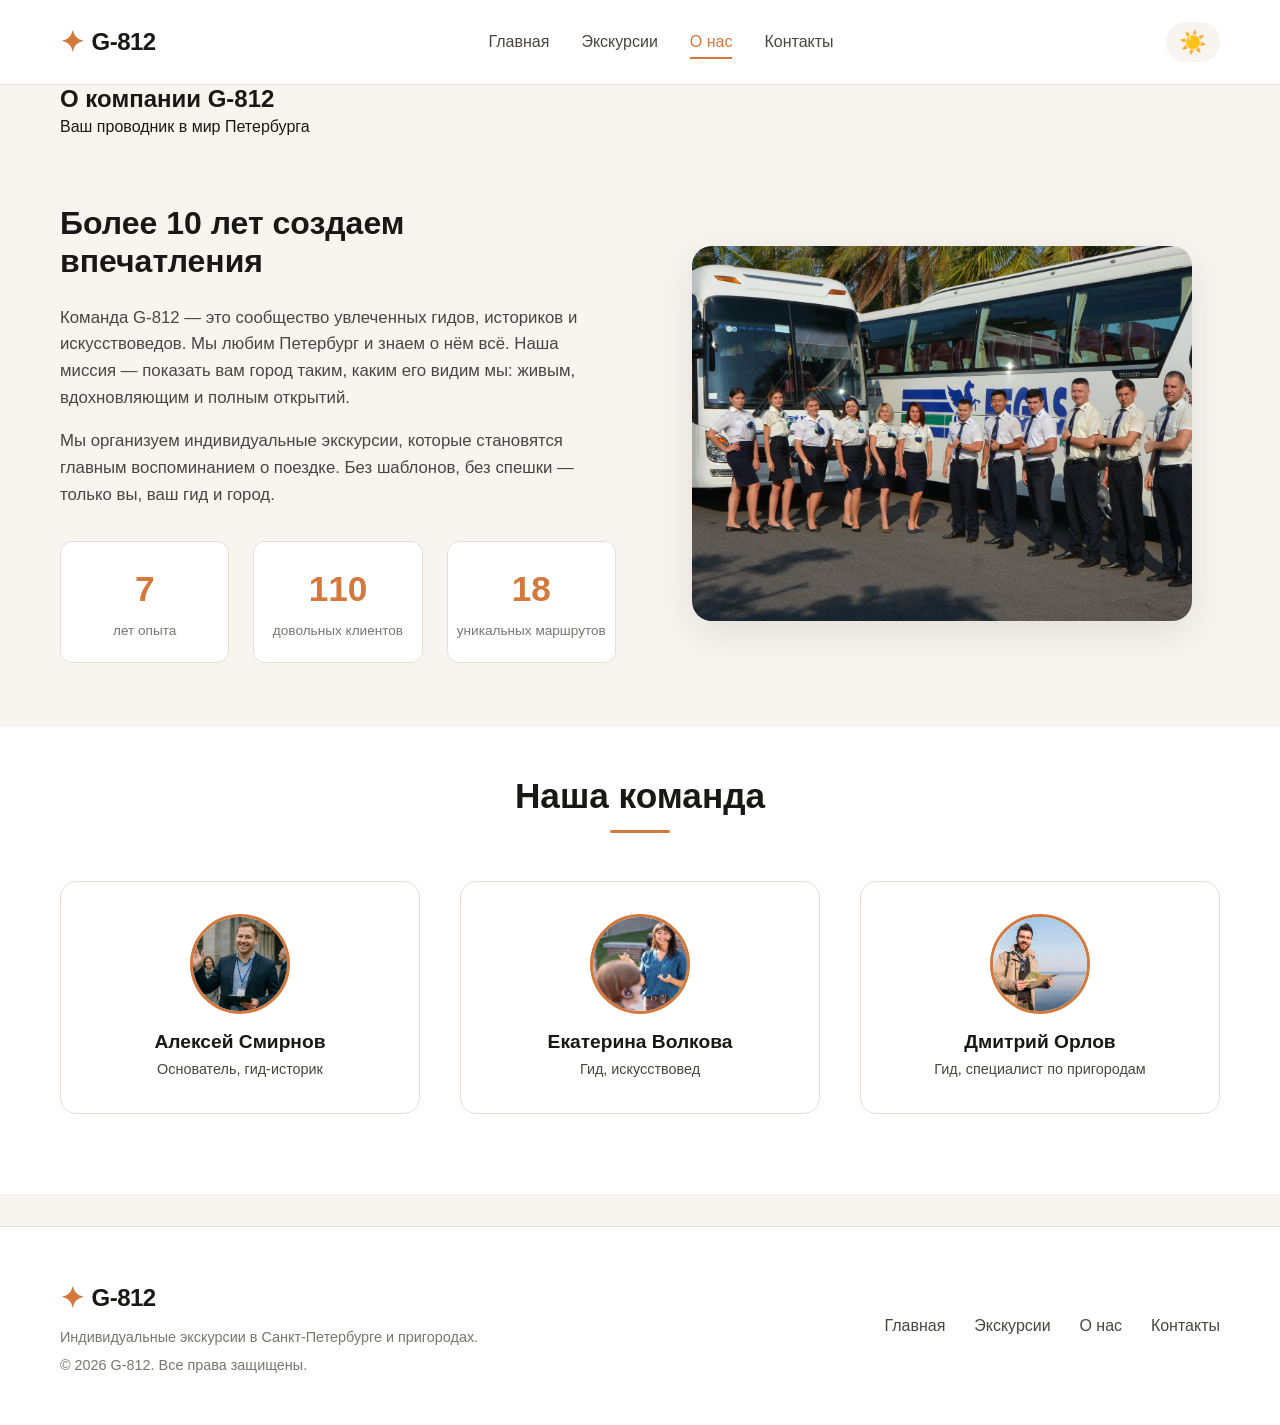
<file: about.html>
<!DOCTYPE html>
<html lang="ru">
<head>
    <meta charset="UTF-8" />
    <meta name="viewport" content="width=device-width, initial-scale=1.0" />
    <title>О нас — G-812</title>
    <link rel="stylesheet" href="style.css" />
    <link rel="stylesheet" href="about.css" />
    <link rel="manifest" href="manifest.json" />
    <meta name="theme-color" content="#0D0D0D" />
</head>
<body>
    <header class="header">
        <div class="container header-inner">
            <div class="logo">
                <span class="logo-icon">✦</span>
                <span class="logo-text">G-812</span>
            </div>
            <nav class="nav">
                <a href="index.html" class="nav-link">Главная</a>
                <a href="catalog.html" class="nav-link">Экскурсии</a>
                <a href="about.html" class="nav-link active">О нас</a>
                <a href="contacts.html" class="nav-link">Контакты</a>
            </nav>
            <button class="theme-toggle" id="themeToggle" aria-label="Переключить тему">
                <span class="theme-icon">☀️</span>
            </button>
            <button class="mobile-menu-btn" id="mobileMenuBtn" aria-label="Открыть меню">☰</button>
        </div>
        <div class="mobile-nav" id="mobileNav">
            <a href="index.html" class="nav-link">Главная</a>
            <a href="catalog.html" class="nav-link">Экскурсии</a>
            <a href="about.html" class="nav-link active">О нас</a>
            <a href="contacts.html" class="nav-link">Контакты</a>
        </div>
    </header>

    <main>
        <section class="page-header">
            <div class="container">
                <h1>О компании G-812</h1>
                <p>Ваш проводник в мир Петербурга</p>
            </div>
        </section>

        <section class="about-story">
            <div class="container">
                <div class="about-grid">
                    <div class="about-text">
                        <h2>Более 10 лет создаем впечатления</h2>
                        <p>
                            Команда G-812 — это сообщество увлеченных гидов, историков и искусствоведов.
                            Мы любим Петербург и знаем о нём всё. Наша миссия — показать вам город таким,
                            каким его видим мы: живым, вдохновляющим и полным открытий.
                        </p>
                        <p>
                            Мы организуем индивидуальные экскурсии, которые становятся главным воспоминанием
                            о поездке. Без шаблонов, без спешки — только вы, ваш гид и город.
                        </p>
                        <div class="about-stats">
                            <div class="stat-item">
                                <span class="stat-number" data-count="10">0</span>
                                <span class="stat-label">лет опыта</span>
                            </div>
                            <div class="stat-item">
                                <span class="stat-number" data-count="150">0</span>
                                <span class="stat-label">довольных клиентов</span>
                            </div>
                            <div class="stat-item">
                                <span class="stat-number" data-count="25">0</span>
                                <span class="stat-label">уникальных маршрутов</span>
                            </div>
                        </div>
                    </div>
                    <div class="about-image">
                        <img src="5-1.jpg" 
                             alt="О нас" 
                             style="width:100%; max-width:500px; border-radius:20px; box-shadow: 0 12px 40px var(--shadow-color); object-fit:cover; aspect-ratio:4/3;"
                             onerror="this.style.display='none'; this.parentNode.innerHTML='<div class=\\'about-placeholder\\'>✦</div>'">
                    </div>
                </div>
            </div>
        </section>

        <section class="about-team">
            <div class="container">
                <h2 class="section-title">Наша команда</h2>
                <div class="team-grid">
                    <div class="team-card">
                        <div class="team-photo">
                            <img src="гид3.webp" 
                                 alt="Алексей Смирнов" 
                                 style="width:100%; height:100%; border-radius:50%; object-fit:cover;"
                                 onerror="this.style.display='none'; this.parentNode.textContent='✦'">
                        </div>
                        <h3>Алексей Смирнов</h3>
                        <p>Основатель, гид-историк</p>
                    </div>
                    <div class="team-card">
                        <div class="team-photo">
                            <img src="гид2.jpg" 
                                 alt="Екатерина Волкова" 
                                 style="width:100%; height:100%; border-radius:50%; object-fit:cover;"
                                 onerror="this.style.display='none'; this.parentNode.textContent='✦'">
                        </div>
                        <h3>Екатерина Волкова</h3>
                        <p>Гид, искусствовед</p>
                    </div>
                    <div class="team-card">
                        <div class="team-photo">
                            <img src="гид1.webp" 
                                 alt="Дмитрий Орлов" 
                                 style="width:100%; height:100%; border-radius:50%; object-fit:cover;"
                                 onerror="this.style.display='none'; this.parentNode.textContent='✦'">
                        </div>
                        <h3>Дмитрий Орлов</h3>
                        <p>Гид, специалист по пригородам</p>
                    </div>
                </div>
            </div>
        </section>
    </main>

    <footer class="footer">
        <div class="container footer-inner">
            <div class="footer-info">
                <div class="logo">
                    <span class="logo-icon">✦</span>
                    <span class="logo-text">G-812</span>
                </div>
                <p>Индивидуальные экскурсии в Санкт-Петербурге и пригородах.</p>
                <p>© 2026 G-812. Все права защищены.</p>
            </div>
            <div class="footer-nav">
                <a href="index.html">Главная</a>
                <a href="catalog.html">Экскурсии</a>
                <a href="about.html">О нас</a>
                <a href="contacts.html">Контакты</a>
            </div>
        </div>
    </footer>

    <script src="script.js"></script>
</body>
</html>
</file>
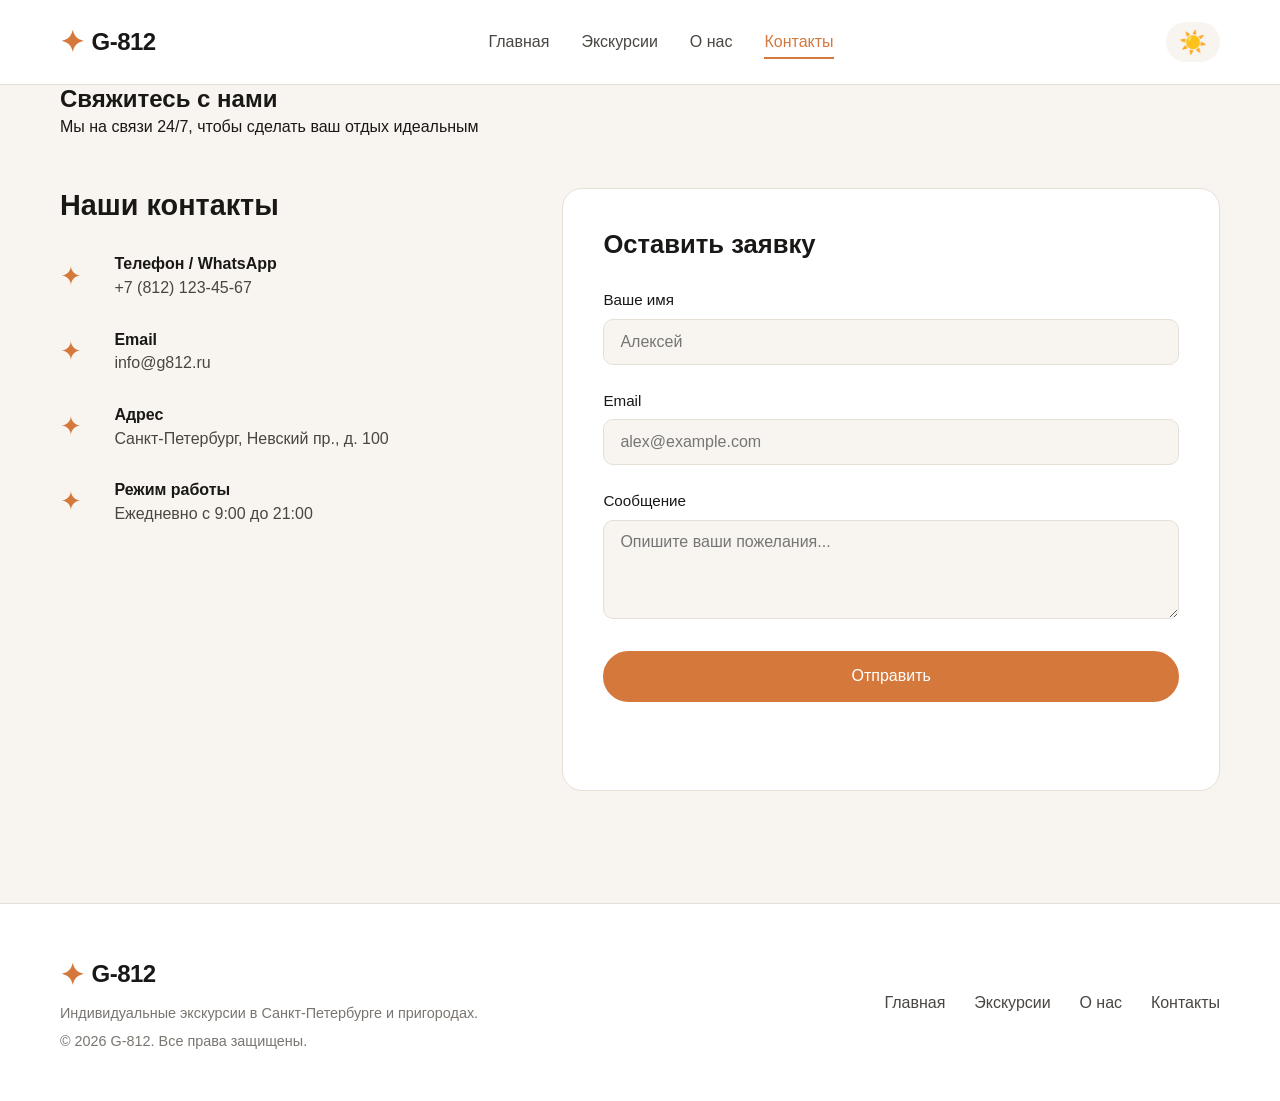
<file: contacts.html>
<!DOCTYPE html>
<html lang="ru">
<head>
    <meta charset="UTF-8" />
    <meta name="viewport" content="width=device-width, initial-scale=1.0" />
    <title>Контакты — G-812</title>
    <link rel="stylesheet" href="style.css" />
    <link rel="stylesheet" href="contacts.css" />
    <link rel="manifest" href="manifest.json" />
    <meta name="theme-color" content="#0D0D0D" />
</head>
<body>
    <header class="header">
        <div class="container header-inner">
            <div class="logo">
                <span class="logo-icon">✦</span>
                <span class="logo-text">G-812</span>
            </div>
            <nav class="nav">
                <a href="index.html" class="nav-link">Главная</a>
                <a href="catalog.html" class="nav-link">Экскурсии</a>
                <a href="about.html" class="nav-link">О нас</a>
                <a href="contacts.html" class="nav-link active">Контакты</a>
            </nav>
            <button class="theme-toggle" id="themeToggle" aria-label="Переключить тему">
                <span class="theme-icon">☀️</span>
            </button>
            <button class="mobile-menu-btn" id="mobileMenuBtn" aria-label="Открыть меню">☰</button>
        </div>
        <div class="mobile-nav" id="mobileNav">
            <a href="index.html" class="nav-link">Главная</a>
            <a href="catalog.html" class="nav-link">Экскурсии</a>
            <a href="about.html" class="nav-link">О нас</a>
            <a href="contacts.html" class="nav-link active">Контакты</a>
        </div>
    </header>

    <main>
        <section class="page-header">
            <div class="container">
                <h1>Свяжитесь с нами</h1>
                <p>Мы на связи 24/7, чтобы сделать ваш отдых идеальным</p>
            </div>
        </section>

        <section class="contact-section">
            <div class="container contact-grid">
                <div class="contact-info">
                    <h2>Наши контакты</h2>
                    <div class="contact-item">
                        <span class="contact-icon">✦</span>
                        <div>
                            <h4>Телефон / WhatsApp</h4>
                            <a href="tel:+78121234567">+7 (812) 123-45-67</a>
                        </div>
                    </div>
                    <div class="contact-item">
                        <span class="contact-icon">✦</span>
                        <div>
                            <h4>Email</h4>
                            <a href="mailto:info@g812.ru">info@g812.ru</a>
                        </div>
                    </div>
                    <div class="contact-item">
                        <span class="contact-icon">✦</span>
                        <div>
                            <h4>Адрес</h4>
                            <p>Санкт-Петербург, Невский пр., д. 100</p>
                        </div>
                    </div>
                    <div class="contact-item">
                        <span class="contact-icon">✦</span>
                        <div>
                            <h4>Режим работы</h4>
                            <p>Ежедневно с 9:00 до 21:00</p>
                        </div>
                    </div>
                </div>
                <div class="contact-form-wrapper">
                    <h2>Оставить заявку</h2>
                    <form id="contactForm" class="contact-form">
                        <div class="form-group">
                            <label for="name">Ваше имя</label>
                            <input type="text" id="name" name="name" placeholder="Алексей" required />
                        </div>
                        <div class="form-group">
                            <label for="email">Email</label>
                            <input type="email" id="email" name="email" placeholder="alex@example.com" required />
                        </div>
                        <div class="form-group">
                            <label for="message">Сообщение</label>
                            <textarea id="message" name="message" rows="4" placeholder="Опишите ваши пожелания..." required></textarea>
                        </div>
                        <button type="submit" class="btn btn-primary">Отправить</button>
                        <div id="formStatus" class="form-status"></div>
                    </form>
                </div>
            </div>
        </section>
    </main>

    <footer class="footer">
        <div class="container footer-inner">
            <div class="footer-info">
                <div class="logo">
                    <span class="logo-icon">✦</span>
                    <span class="logo-text">G-812</span>
                </div>
                <p>Индивидуальные экскурсии в Санкт-Петербурге и пригородах.</p>
                <p>© 2026 G-812. Все права защищены.</p>
            </div>
            <div class="footer-nav">
                <a href="index.html">Главная</a>
                <a href="catalog.html">Экскурсии</a>
                <a href="about.html">О нас</a>
                <a href="contacts.html">Контакты</a>
            </div>
        </div>
    </footer>

    <script src="script.js"></script>
</body>
</html>
</file>
<file: style.css>
/* ========== CSS Variables & Themes ========== */
:root {
    /* Light Theme (по умолчанию) */
    --bg-primary: #F8F5F0;
    --bg-secondary: #FFFFFF;
    --bg-card: #FFFFFF;
    --bg-hero: #F0EBE4;
    --text-primary: #1A1816;
    --text-secondary: #4A4540;
    --text-muted: #7A7570;
    --border-color: #E5DFD8;
    --shadow-color: rgba(26, 24, 22, 0.1);
    --accent-color: #D4783C;
    --accent-hover: #B8622E;
    --accent-light: #F0E0D6;
}

[data-theme="dark"] {
    --bg-primary: #12100E;
    --bg-secondary: #1D1A17;
    --bg-card: #24201D;
    --bg-hero: #1A1714;
    --text-primary: #F0EBE4;
    --text-secondary: #C5BDB5;
    --text-muted: #8A837C;
    --border-color: #33302D;
    --shadow-color: rgba(0, 0, 0, 0.4);
    --accent-color: #D4783C;
    --accent-hover: #E08A52;
    --accent-light: #2D241E;
}

/* ========== Reset & Base ========== */
* {
    margin: 0;
    padding: 0;
    box-sizing: border-box;
}

html {
    scroll-behavior: smooth;
}

body {
    font-family: 'Inter', -apple-system, BlinkMacSystemFont, 'Segoe UI', Roboto, sans-serif;
    background-color: var(--bg-primary);
    color: var(--text-primary);
    line-height: 1.6;
    transition: background-color 0.4s ease, color 0.3s ease;
}

.container {
    max-width: 1200px;
    margin: 0 auto;
    padding: 0 20px;
}

/* ========== Typography ========== */
h1, h2, h3, h4 {
    font-weight: 600;
    line-height: 1.2;
}

.section-title {
    font-size: 2.2rem;
    text-align: center;
    margin-bottom: 3rem;
    position: relative;
}
.section-title::after {
    content: '';
    display: block;
    width: 60px;
    height: 3px;
    background: var(--accent-color);
    margin: 0.8rem auto 0;
    border-radius: 2px;
}

/* ========== Buttons ========== */
.btn {
    display: inline-block;
    padding: 0.9rem 2.2rem;
    border-radius: 50px;
    font-weight: 500;
    font-size: 1rem;
    text-decoration: none;
    cursor: pointer;
    border: 2px solid transparent;
    transition: all 0.3s ease;
    background: var(--bg-secondary);
    color: var(--text-primary);
    border-color: var(--border-color);
}
.btn-primary {
    background: var(--accent-color);
    color: #FFFFFF;
    border-color: var(--accent-color);
}
.btn-primary:hover {
    background: var(--accent-hover);
    border-color: var(--accent-hover);
    transform: translateY(-2px);
    box-shadow: 0 8px 20px rgba(212, 120, 60, 0.3);
}
.btn-secondary {
    background: transparent;
    color: var(--text-primary);
    border-color: var(--text-secondary);
}
.btn-secondary:hover {
    background: var(--accent-color);
    color: #FFFFFF;
    border-color: var(--accent-color);
    transform: translateY(-2px);
}

.text-center {
    text-align: center;
}

/* ========== Header ========== */
.header {
    padding: 1.2rem 0;
    border-bottom: 1px solid var(--border-color);
    background: var(--bg-secondary);
    position: sticky;
    top: 0;
    z-index: 100;
    backdrop-filter: blur(10px);
    transition: background 0.3s ease;
}
.header-inner {
    display: flex;
    align-items: center;
    justify-content: space-between;
}
.logo {
    display: flex;
    align-items: center;
    gap: 0.5rem;
    font-size: 1.5rem;
    font-weight: 700;
    letter-spacing: -0.5px;
}
.logo-icon {
    color: var(--accent-color);
    font-size: 1.8rem;
}
.logo-text {
    color: var(--text-primary);
}

.nav {
    display: flex;
    gap: 2rem;
}
.nav-link {
    color: var(--text-secondary);
    text-decoration: none;
    font-weight: 500;
    transition: color 0.3s ease;
    position: relative;
}
.nav-link:hover {
    color: var(--accent-color);
}
.nav-link.active {
    color: var(--accent-color);
}
.nav-link.active::after {
    content: '';
    position: absolute;
    bottom: -4px;
    left: 0;
    width: 100%;
    height: 2px;
    background: var(--accent-color);
}

.theme-toggle {
    background: none;
    border: none;
    font-size: 1.4rem;
    cursor: pointer;
    padding: 0.4rem 0.8rem;
    border-radius: 30px;
    transition: background 0.3s ease;
    background: var(--bg-primary);
    color: var(--text-primary);
}
.theme-toggle:hover {
    background: var(--border-color);
}

.mobile-menu-btn {
    display: none;
    background: none;
    border: none;
    font-size: 1.8rem;
    cursor: pointer;
    color: var(--text-primary);
}
.mobile-nav {
    display: none;
    flex-direction: column;
    padding: 1rem 0;
    gap: 0.8rem;
    border-top: 1px solid var(--border-color);
    margin-top: 1rem;
}
.mobile-nav .nav-link {
    padding: 0.5rem 0;
}

/* ========== Hero ========== */
.hero {
    padding: 4rem 0;
    background: var(--bg-hero);
    min-height: 80vh;
    display: flex;
    align-items: center;
    transition: background 0.3s ease;
}
.hero-inner {
    display: grid;
    grid-template-columns: 1fr 1fr;
    gap: 3rem;
    align-items: center;
}
.hero-title {
    font-size: 3.2rem;
    font-weight: 700;
    margin-bottom: 1.5rem;
    line-height: 1.1;
}
.hero-title span {
    color: var(--accent-color);
}
.hero-desc {
    font-size: 1.15rem;
    color: var(--text-secondary);
    margin-bottom: 2rem;
    max-width: 500px;
}
.hero-image {
    display: flex;
    justify-content: center;
    align-items: center;
}
.hero-placeholder {
    width: 100%;
    max-width: 450px;
    aspect-ratio: 4/3;
    background: var(--bg-card);
    border-radius: 20px;
    display: flex;
    align-items: center;
    justify-content: center;
    font-size: 5rem;
    color: var(--accent-color);
    border: 2px dashed var(--border-color);
    box-shadow: 0 12px 40px var(--shadow-color);
}

/* ========== Advantages ========== */
.advantages {
    padding: 4rem 0;
}
.advantages-grid {
    display: grid;
    grid-template-columns: repeat(auto-fit, minmax(220px, 1fr));
    gap: 2rem;
}
.advantage-card {
    background: var(--bg-card);
    padding: 2rem 1.5rem;
    border-radius: 16px;
    text-align: center;
    border: 1px solid var(--border-color);
    transition: transform 0.3s ease, box-shadow 0.3s ease;
}
.advantage-card:hover {
    transform: translateY(-6px);
    box-shadow: 0 10px 30px var(--shadow-color);
}
.advantage-icon {
    font-size: 2.2rem;
    color: var(--accent-color);
    margin-bottom: 1rem;
    display: block;
}
.advantage-card h3 {
    font-size: 1.3rem;
    margin-bottom: 0.5rem;
}
.advantage-card p {
    color: var(--text-secondary);
    font-size: 0.95rem;
}

/* ========== Featured Tours ========== */
.featured-tours {
    padding: 4rem 0;
    background: var(--bg-secondary);
}

/* ========== Footer ========== */
.footer {
    padding: 3rem 0;
    border-top: 1px solid var(--border-color);
    background: var(--bg-secondary);
    margin-top: 2rem;
}
.footer-inner {
    display: flex;
    justify-content: space-between;
    align-items: center;
    flex-wrap: wrap;
    gap: 1.5rem;
}
.footer-info p {
    color: var(--text-muted);
    font-size: 0.9rem;
    margin-top: 0.3rem;
}
.footer-nav {
    display: flex;
    gap: 1.8rem;
}
.footer-nav a {
    color: var(--text-secondary);
    text-decoration: none;
    transition: color 0.3s ease;
}
.footer-nav a:hover {
    color: var(--accent-color);
}

/* ========== Adaptive ========== */
@media (max-width: 992px) {
    .hero-inner {
        grid-template-columns: 1fr;
        text-align: center;
    }
    .hero-desc {
        margin-left: auto;
        margin-right: auto;
    }
    .hero-title {
        font-size: 2.6rem;
    }
    .section-title {
        font-size: 1.8rem;
    }
    .nav {
        gap: 1.2rem;
    }
}

@media (max-width: 768px) {
    .nav {
        display: none;
    }
    .mobile-menu-btn {
        display: block;
    }
    .mobile-nav.open {
        display: flex;
    }
    .hero {
        min-height: 60vh;
        padding: 2rem 0;
    }
    .hero-title {
        font-size: 2rem;
    }
    .footer-inner {
        flex-direction: column;
        text-align: center;
    }
}
</file>
<file: about.css>
/* ========== About Story ========== */
.about-story {
    padding: 4rem 0;
}
.about-grid {
    display: grid;
    grid-template-columns: 1fr 1fr;
    gap: 3rem;
    align-items: center;
}
.about-text h2 {
    font-size: 2rem;
    margin-bottom: 1.5rem;
}
.about-text p {
    color: var(--text-secondary);
    margin-bottom: 1rem;
    font-size: 1.05rem;
}
.about-stats {
    display: grid;
    grid-template-columns: repeat(3, 1fr);
    gap: 1.5rem;
    margin-top: 2rem;
}
.stat-item {
    text-align: center;
    padding: 1.2rem 0.5rem;
    background: var(--bg-card);
    border-radius: 12px;
    border: 1px solid var(--border-color);
}
.stat-number {
    display: block;
    font-size: 2.2rem;
    font-weight: 700;
    color: var(--accent-color);
}
.stat-label {
    font-size: 0.85rem;
    color: var(--text-muted);
    margin-top: 0.2rem;
}
.about-image {
    display: flex;
    justify-content: center;
}
.about-placeholder {
    width: 100%;
    max-width: 450px;
    aspect-ratio: 4/3;
    background: var(--bg-card);
    border-radius: 20px;
    display: flex;
    align-items: center;
    justify-content: center;
    font-size: 5rem;
    color: var(--accent-color);
    border: 2px dashed var(--border-color);
}

/* ========== Team ========== */
.about-team {
    padding: 3rem 0 5rem;
    background: var(--bg-secondary);
}
.team-grid {
    display: grid;
    grid-template-columns: repeat(auto-fit, minmax(220px, 1fr));
    gap: 2.5rem;
    margin-top: 1rem;
}
.team-card {
    text-align: center;
    padding: 2rem 1rem;
    background: var(--bg-card);
    border-radius: 16px;
    border: 1px solid var(--border-color);
    transition: transform 0.3s ease;
}
.team-card:hover {
    transform: translateY(-4px);
}
.team-photo {
    width: 100px;
    height: 100px;
    border-radius: 50%;
    background: var(--bg-hero);
    margin: 0 auto 1rem;
    display: flex;
    align-items: center;
    justify-content: center;
    font-size: 2.8rem;
    color: var(--accent-color);
    border: 3px solid var(--accent-color);
}
.team-card h3 {
    font-size: 1.2rem;
    margin-bottom: 0.3rem;
}
.team-card p {
    color: var(--text-secondary);
    font-size: 0.9rem;
}

@media (max-width: 768px) {
    .about-grid {
        grid-template-columns: 1fr;
        gap: 2rem;
    }
    .about-stats {
        grid-template-columns: 1fr 1fr;
    }
    .about-text h2 {
        font-size: 1.6rem;
    }
}
</file>
<file: contacts.css>
/* ========== Contact Section ========== */
.contact-section {
    padding: 3rem 0 5rem;
}
.contact-grid {
    display: grid;
    grid-template-columns: 1fr 1.5fr;
    gap: 4rem;
}

/* ========== Contact Info ========== */
.contact-info h2 {
    font-size: 1.8rem;
    margin-bottom: 2rem;
}
.contact-item {
    display: flex;
    gap: 1.2rem;
    align-items: flex-start;
    margin-bottom: 1.8rem;
}
.contact-icon {
    font-size: 1.6rem;
    color: var(--accent-color);
    min-width: 2.2rem;
    margin-top: 0.1rem;
}
.contact-item h4 {
    font-size: 1rem;
    margin-bottom: 0.1rem;
    font-weight: 600;
}
.contact-item a,
.contact-item p {
    color: var(--text-secondary);
    text-decoration: none;
    transition: color 0.3s ease;
}
.contact-item a:hover {
    color: var(--accent-color);
}

/* ========== Contact Form ========== */
.contact-form-wrapper {
    background: var(--bg-card);
    padding: 2.5rem;
    border-radius: 20px;
    border: 1px solid var(--border-color);
}
.contact-form-wrapper h2 {
    font-size: 1.6rem;
    margin-bottom: 1.8rem;
}
.contact-form .form-group {
    margin-bottom: 1.5rem;
}
.contact-form label {
    display: block;
    font-weight: 500;
    margin-bottom: 0.4rem;
    font-size: 0.95rem;
}
.contact-form input,
.contact-form textarea {
    width: 100%;
    padding: 0.8rem 1rem;
    border-radius: 10px;
    border: 1px solid var(--border-color);
    background: var(--bg-primary);
    color: var(--text-primary);
    font-family: inherit;
    font-size: 1rem;
    transition: border-color 0.3s ease;
}
.contact-form input:focus,
.contact-form textarea:focus {
    outline: none;
    border-color: var(--accent-color);
    box-shadow: 0 0 0 3px rgba(212, 120, 60, 0.15);
}
.contact-form textarea {
    resize: vertical;
}
.contact-form .btn {
    width: 100%;
}
.form-status {
    margin-top: 1rem;
    font-weight: 500;
    text-align: center;
    min-height: 2rem;
}
.form-status.success {
    color: #4CAF50;
}
.form-status.error {
    color: #f44336;
}

@media (max-width: 768px) {
    .contact-grid {
        grid-template-columns: 1fr;
        gap: 2rem;
    }
    .contact-form-wrapper {
        padding: 1.5rem;
    }
}
</file>
